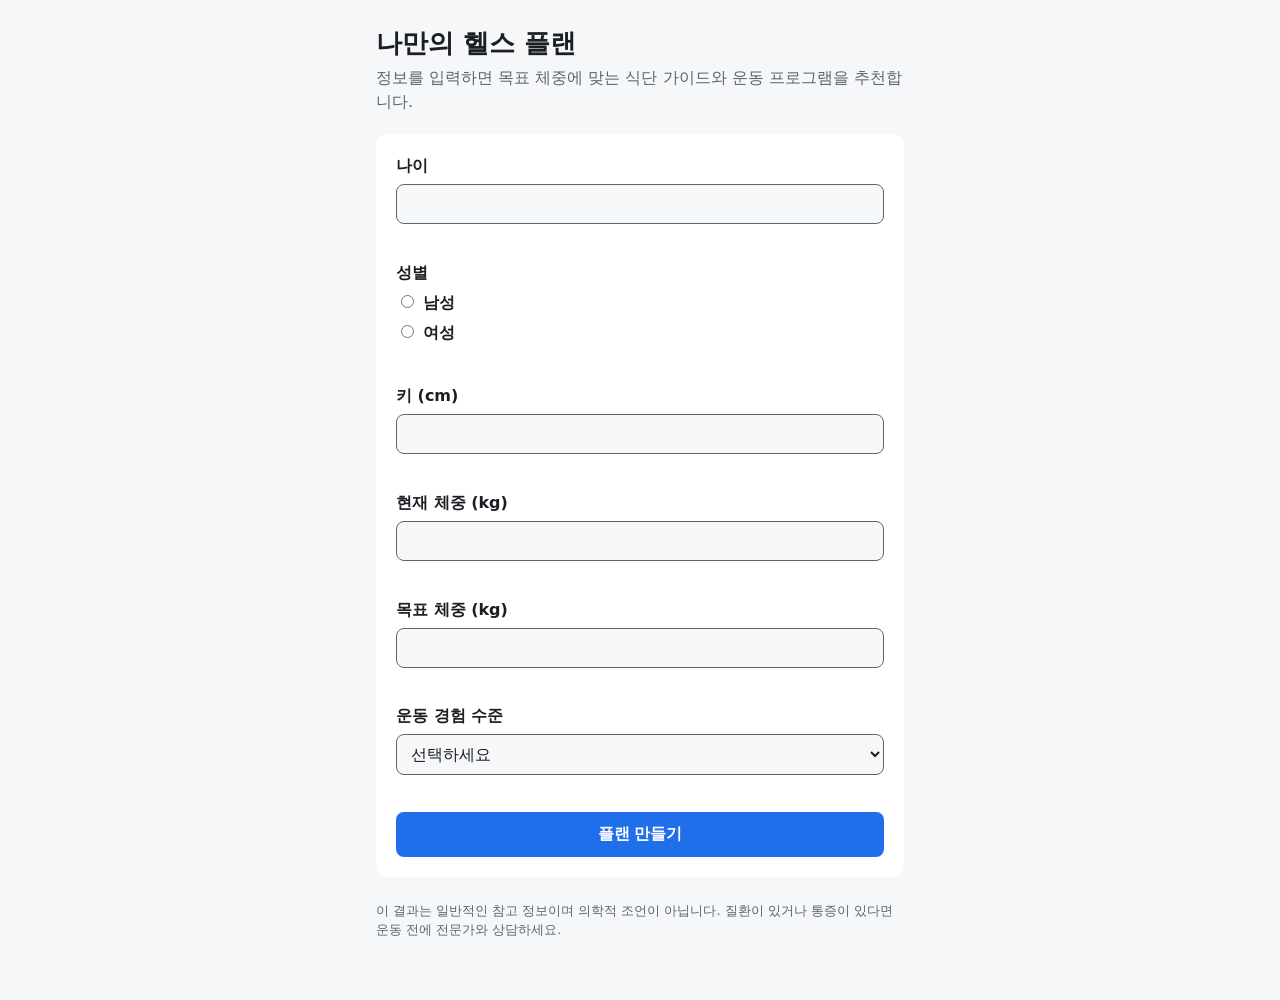
<file: index.html>
<!doctype html>
<html lang="ko">
<head>
  <meta charset="utf-8">
  <meta name="viewport" content="width=device-width, initial-scale=1">
  <title>나만의 헬스 플랜</title>
  <link rel="stylesheet" href="style.css">
</head>
<body>
  <main class="wrap">
    <h1>나만의 헬스 플랜</h1>
    <p class="lead">정보를 입력하면 목표 체중에 맞는 식단 가이드와 운동 프로그램을 추천합니다.</p>

    <form id="profile-form" novalidate>
      <div class="field" data-field="age">
        <label for="age">나이</label>
        <input id="age" name="age" type="number" inputmode="numeric" min="18" max="80" step="1" required>
        <p class="error" role="alert"></p>
      </div>

      <fieldset class="field" data-field="sex">
        <legend>성별</legend>
        <label><input type="radio" name="sex" value="male"> 남성</label>
        <label><input type="radio" name="sex" value="female"> 여성</label>
        <p class="error" role="alert"></p>
      </fieldset>

      <div class="field" data-field="heightCm">
        <label for="heightCm">키 (cm)</label>
        <input id="heightCm" name="heightCm" type="number" inputmode="decimal" min="120" max="230" step="0.1" required>
        <p class="error" role="alert"></p>
      </div>

      <div class="field" data-field="weightKg">
        <label for="weightKg">현재 체중 (kg)</label>
        <input id="weightKg" name="weightKg" type="number" inputmode="decimal" min="30" max="300" step="0.1" required>
        <p class="error" role="alert"></p>
      </div>

      <div class="field" data-field="targetWeightKg">
        <label for="targetWeightKg">목표 체중 (kg)</label>
        <input id="targetWeightKg" name="targetWeightKg" type="number" inputmode="decimal" min="30" max="300" step="0.1" required>
        <p class="error" role="alert"></p>
      </div>

      <div class="field" data-field="level">
        <label for="level">운동 경험 수준</label>
        <select id="level" name="level" required>
          <option value="">선택하세요</option>
          <option value="beginner">초급 (운동 6개월 미만)</option>
          <option value="intermediate">중급 (6개월~2년)</option>
          <option value="advanced">고급 (2년 이상)</option>
        </select>
        <p class="error" role="alert"></p>
      </div>

      <button type="submit">플랜 만들기</button>
    </form>

    <section id="result" hidden aria-live="polite"></section>

    <p class="disclaimer">이 결과는 일반적인 참고 정보이며 의학적 조언이 아닙니다. 질환이 있거나 통증이 있다면 운동 전에 전문가와 상담하세요.</p>
  </main>

  <script src="src/validate.js"></script>
  <script src="src/metrics.js"></script>
  <script src="src/goal.js"></script>
  <script src="src/nutrition.js"></script>
  <script src="src/data/exercises.js"></script>
  <script src="src/workout.js"></script>
  <script src="src/app.js"></script>
</body>
</html>
</file>
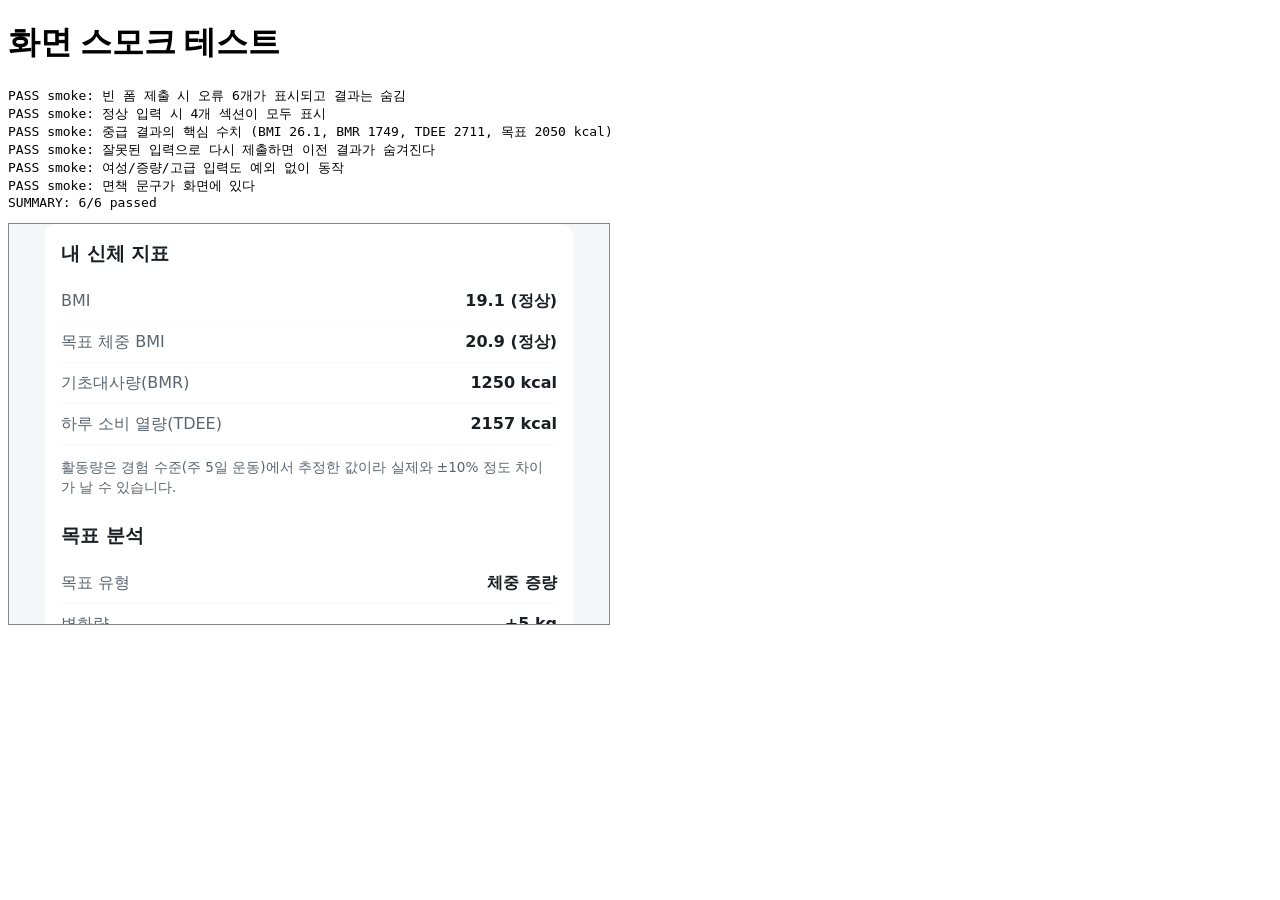
<file: tests/smoke.html>
<!doctype html>
<html lang="ko">
<head>
  <meta charset="utf-8">
  <title>화면 스모크 테스트</title>
</head>
<body>
  <h1>화면 스모크 테스트</h1>
  <pre id="out">실행 중...</pre>
  <iframe id="app" src="../index.html" style="width:600px;height:400px;border:1px solid #888"></iframe>
  <script src="harness.js"></script>
  <script src="smoke.js"></script>
</body>
</html>
</file>
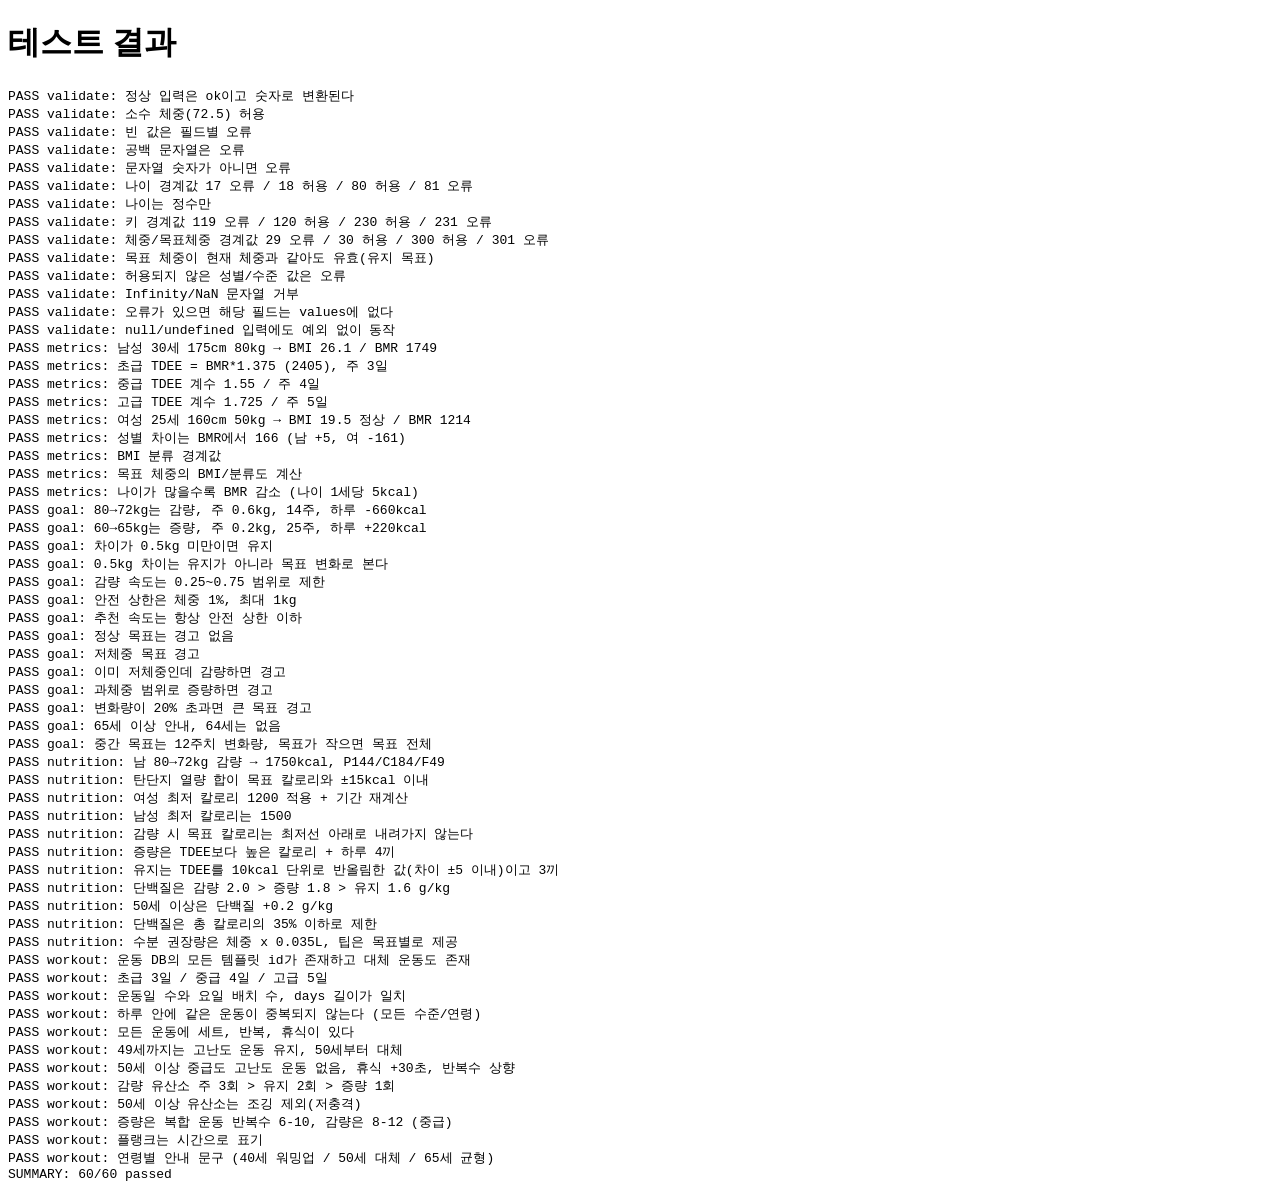
<file: tests/test.html>
<!doctype html>
<html lang="ko">
<head>
  <meta charset="utf-8">
  <title>테스트</title>
</head>
<body>
  <h1>테스트 결과</h1>
  <pre id="out">실행 중...</pre>
  <script src="harness.js"></script>
  <script src="../src/validate.js"></script>
  <script src="../src/metrics.js"></script>
  <script src="../src/goal.js"></script>
  <script src="../src/nutrition.js"></script>
  <script src="../src/data/exercises.js"></script>
  <script src="../src/workout.js"></script>
  <script src="validate.test.js"></script>
  <script src="metrics.test.js"></script>
  <script src="goal.test.js"></script>
  <script src="nutrition.test.js"></script>
  <script src="workout.test.js"></script>
  <script>T.report();</script>
</body>
</html>
</file>
<file: style.css>
:root { --bg: #f6f7f9; --card: #fff; --text: #1b1f24; --muted: #5b6570; --accent: #1f6feb; --danger: #c62828; }
@media (prefers-color-scheme: dark) {
  :root { --bg: #14171a; --card: #1e2227; --text: #eceff2; --muted: #9aa5b1; --accent: #5b9dff; --danger: #ff6b6b; }
}
* { box-sizing: border-box; }
body { margin: 0; background: var(--bg); color: var(--text); font-family: system-ui, "Malgun Gothic", sans-serif; line-height: 1.5; }
.wrap { max-width: 560px; margin: 0 auto; padding: 24px 16px 48px; }
h1 { margin: 0 0 4px; font-size: 1.6rem; }
.lead { margin: 0 0 20px; color: var(--muted); }
form { background: var(--card); padding: 20px; border-radius: 12px; }
.field { margin: 0 0 16px; padding: 0; border: 0; }
.field > label, legend { display: block; font-weight: 600; margin-bottom: 6px; padding: 0; }
fieldset label { display: inline-block; margin-right: 16px; font-weight: 400; }
input[type="number"], select { width: 100%; padding: 10px; font-size: 1rem; border: 1px solid var(--muted); border-radius: 8px; background: var(--bg); color: var(--text); }
.invalid input, .invalid select { border-color: var(--danger); }
.error { margin: 4px 0 0; min-height: 1.2em; color: var(--danger); font-size: 0.875rem; }
button { width: 100%; padding: 12px; font-size: 1rem; font-weight: 600; border: 0; border-radius: 8px; background: var(--accent); color: #fff; cursor: pointer; }
#result { margin-top: 20px; padding: 16px; background: var(--card); border-radius: 12px; }
#result h2 { margin: 0 0 12px; font-size: 1.2rem; }
.metrics { list-style: none; margin: 0; padding: 0; }
.metrics li { display: flex; justify-content: space-between; padding: 8px 0; border-bottom: 1px solid var(--bg); }
.metrics span { color: var(--muted); }
#result h2:not(:first-child) { margin-top: 24px; }
.warn { margin: 10px 0 0; padding: 10px 12px; border-left: 4px solid var(--danger); background: var(--bg); font-size: 0.9rem; }
#result h3 { margin: 16px 0 6px; font-size: 1rem; }
.ex { width: 100%; border-collapse: collapse; font-size: 0.9rem; }
.ex th, .ex td { padding: 6px 4px; text-align: left; border-bottom: 1px solid var(--bg); }
.ex th { color: var(--muted); font-weight: 600; }
.tips { margin: 12px 0 0; padding-left: 20px; font-size: 0.9rem; }
.tips li { margin-bottom: 4px; }
.note { margin: 12px 0 0; font-size: 0.85rem; color: var(--muted); }
.disclaimer { margin-top: 24px; font-size: 0.8rem; color: var(--muted); }
</file>
